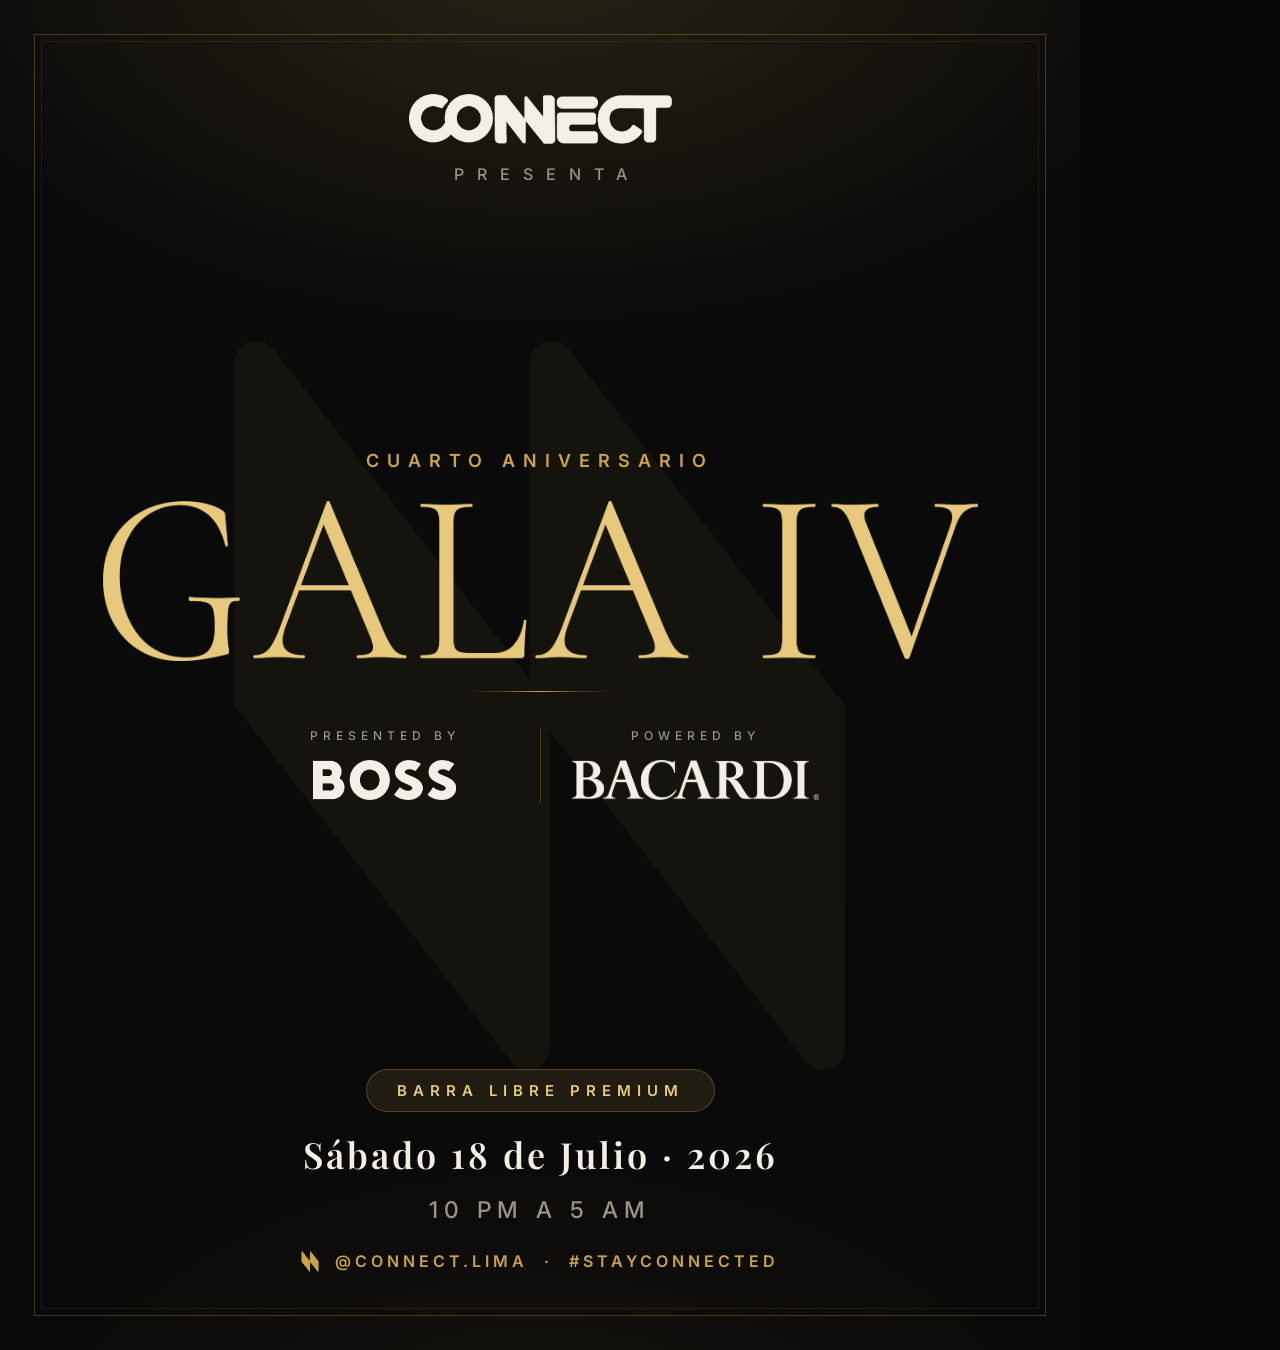
<file: flyers/flyer-galaiv-hero.html>
<!DOCTYPE html>
<html lang="es">
<head>
<meta charset="UTF-8">
<meta name="viewport" content="width=1080, initial-scale=1">
<title>Gala IV - Hero</title>
<style>
  @import url('https://fonts.googleapis.com/css2?family=Playfair+Display:wght@500;600;700;800&family=Inter:wght@400;500;600;700&display=swap');
  :root{
    --bg:#0A0A0A; --surface:#151412; --panel:#0F0E0C;
    --gold:#C9A24B; --gold-bright:#E7C97D;
    --gold-dim:rgba(201,162,75,.12); --gold-line:rgba(201,162,75,.30);
    --ink:#F4EFE6; --muted:#9A9384; --dim:#5E584C;
    --serif:'Playfair Display',Georgia,serif; --body:'Inter',system-ui,sans-serif;
  }
  *{margin:0;padding:0;box-sizing:border-box}
  html,body{background:#070605}
  .stage{
    position:relative;width:1080px;height:1350px;overflow:hidden;
    background:
      radial-gradient(1100px 640px at 50% -4%, rgba(201,162,75,.16), transparent 60%),
      radial-gradient(900px 600px at 50% 112%, rgba(201,162,75,.07), transparent 60%),
      var(--bg);
    color:var(--ink);font-family:var(--body);
    display:flex;flex-direction:column;align-items:center;
    padding:90px 84px 78px;
  }
  .rombo-bg{
    position:absolute;top:50%;left:50%;transform:translate(-50%,-46%);
    width:760px;height:760px;opacity:.06;pointer-events:none;
    background-color:var(--gold);
    -webkit-mask:url('../assets/rombo-crop.png') center/contain no-repeat;
            mask:url('../assets/rombo-crop.png') center/contain no-repeat;
  }
  .frame{position:absolute;inset:34px;border:1px solid var(--gold-line);pointer-events:none}
  .frame::after{content:'';position:absolute;inset:6px;border:1px solid rgba(201,162,75,.10)}
  .top{position:relative;z-index:2;display:flex;flex-direction:column;align-items:center;gap:16px}
  .wm{width:300px;height:58px;background-color:var(--ink);
    -webkit-mask:url('../assets/connect-white-crop.png') center/contain no-repeat;
            mask:url('../assets/connect-white-crop.png') center/contain no-repeat;}
  .presenta{font-size:16px;letter-spacing:13px;color:var(--muted);font-weight:500;padding-left:13px}
  .mid{position:relative;z-index:2;flex:1;display:flex;flex-direction:column;align-items:center;justify-content:center;gap:30px;width:100%}
  .eyebrow{font-size:18px;letter-spacing:8px;color:var(--gold);font-weight:600;text-transform:uppercase}
  .title{width:880px;max-width:100%;aspect-ratio:7826/1431;background-color:var(--gold-bright);
    -webkit-mask:url('../assets/gala-iv-logo.png') center/contain no-repeat;
            mask:url('../assets/gala-iv-logo.png') center/contain no-repeat;}
  .rule{width:160px;height:1px;background:linear-gradient(90deg,transparent,var(--gold-line),var(--gold),var(--gold-line),transparent)}
  .sponsors{display:flex;align-items:stretch;width:620px;max-width:100%;margin-top:6px}
  .sp{flex:1;display:flex;flex-direction:column;align-items:center;gap:14px;padding:0 22px}
  .sp + .sp{border-left:1px solid var(--gold-line)}
  .sp .lbl{font-size:12px;letter-spacing:5px;color:var(--muted);font-weight:500}
  .logobox{height:46px;display:flex;align-items:center;justify-content:center}
  .logo{background-color:var(--ink)}
  .logo.boss{height:40px;aspect-ratio:962/270;
    -webkit-mask:url('../assets/boss-logo.png') center/contain no-repeat;
            mask:url('../assets/boss-logo.png') center/contain no-repeat;}
  .logo.bacardi{height:40px;aspect-ratio:2398/389;
    -webkit-mask:url('../assets/bacardi-wordmark-white.png') center/contain no-repeat;
            mask:url('../assets/bacardi-wordmark-white.png') center/contain no-repeat;}
  .bottom{position:relative;z-index:2;display:flex;flex-direction:column;align-items:center;gap:18px;width:100%}
  .barra{
    font-size:15px;letter-spacing:6px;color:var(--gold-bright);font-weight:600;text-transform:uppercase;
    border:1px solid var(--gold-line);border-radius:50px;padding:11px 30px;background:var(--gold-dim);
  }
  .date{font-family:var(--serif);font-size:36px;letter-spacing:3px;color:var(--ink);font-weight:600}
  .time{font-size:23px;letter-spacing:6px;color:var(--muted);font-weight:500}
  .foot{margin-top:8px;display:flex;align-items:center;gap:16px;font-size:16px;letter-spacing:4px;color:var(--gold);font-weight:600}
  .foot .rombo-s{width:18px;height:22px;background-color:var(--gold);
    -webkit-mask:url('../assets/rombo-crop.png') center/contain no-repeat;
            mask:url('../assets/rombo-crop.png') center/contain no-repeat;}
</style>
</head>
<body>
  <div class="stage">
    <div class="rombo-bg"></div>
    <div class="frame"></div>

    <div class="top">
      <div class="wm"></div>
      <div class="presenta">PRESENTA</div>
    </div>

    <div class="mid">
      <div class="eyebrow">Cuarto Aniversario</div>
      <div class="title"></div>
      <div class="rule"></div>
      <div class="sponsors">
        <div class="sp"><div class="lbl">PRESENTED BY</div><div class="logobox"><div class="logo boss"></div></div></div>
        <div class="sp"><div class="lbl">POWERED BY</div><div class="logobox"><div class="logo bacardi" role="img" aria-label="Bacardi"></div></div></div>
      </div>
    </div>

    <div class="bottom">
      <div class="barra">Barra Libre Premium</div>
      <div class="date">Sábado 18 de Julio · 2026</div>
      <div class="time">10 PM A 5 AM</div>
      <div class="foot"><span class="rombo-s"></span>@CONNECT.LIMA<span>·</span>#STAYCONNECTED</div>
    </div>
  </div>
</body>
</html>
</file>
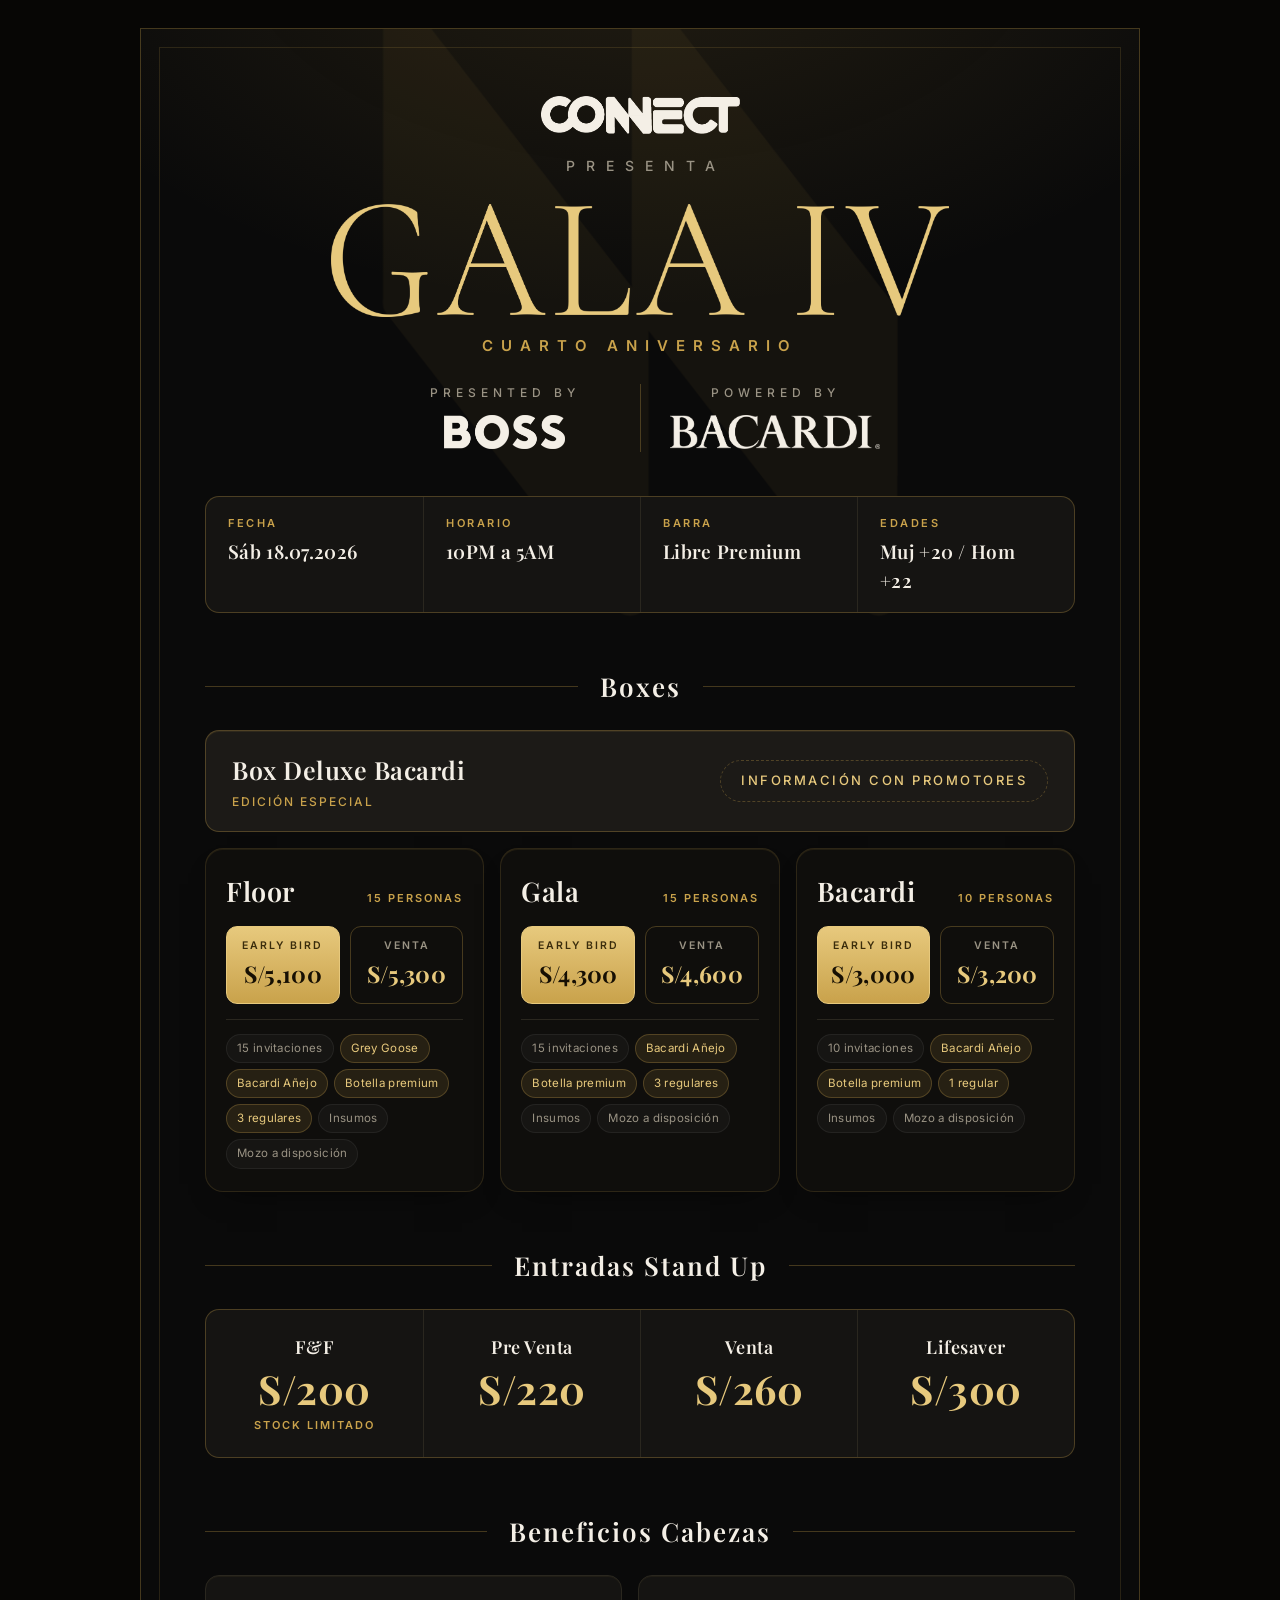
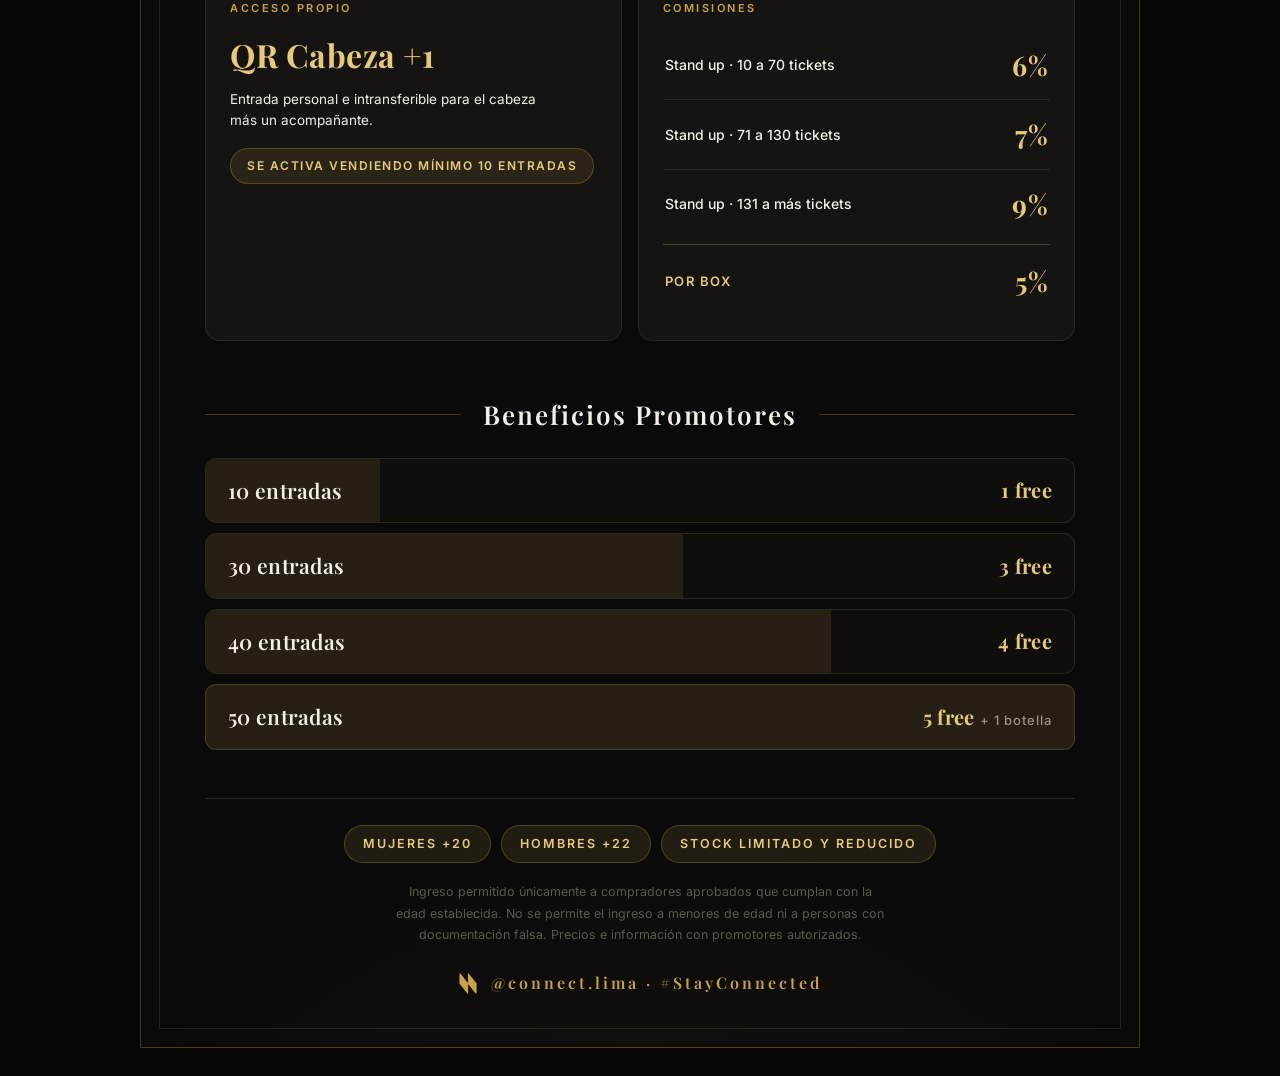
<file: flyers/flyer-galaiv-info.html>
<!DOCTYPE html>
<html lang="es">
<head>
<meta charset="UTF-8">
<meta name="viewport" content="width=device-width, initial-scale=1">
<title>Gala IV · Connect - Flyer informativo</title>
<style>
  @import url('https://fonts.googleapis.com/css2?family=Playfair+Display:wght@500;600;700;800&family=Inter:wght@400;500;600;700&display=swap');

  :root{
    --bg:#0A0A0A;
    --surface:#151412;
    --surface-2:#1C1A17;
    --panel:#0F0E0C;
    --border:#2A271F;
    --border-soft:#211F1A;
    --gold:#C9A24B;
    --gold-bright:#E7C97D;
    --gold-dim:rgba(201,162,75,.12);
    --gold-line:rgba(201,162,75,.30);
    --ink:#F4EFE6;
    --muted:#9A9384;
    --dim:#5E584C;
    --r:14px;
    --serif:'Playfair Display',Georgia,serif;
    --body:'Inter',system-ui,sans-serif;
  }
  *{margin:0;padding:0;box-sizing:border-box}
  html{ -webkit-text-size-adjust:100% }
  body{
    background:#070605;
    color:var(--ink);
    font-family:var(--body);
    line-height:1.5;
    -webkit-font-smoothing:antialiased;
    display:flex;justify-content:center;
    padding:28px 16px;
  }

  .stage{
    position:relative;width:100%;max-width:1000px;
    background:
      radial-gradient(1100px 640px at 50% -4%, rgba(201,162,75,.13), transparent 60%),
      radial-gradient(900px 700px at 50% 108%, rgba(201,162,75,.06), transparent 62%),
      var(--bg);
    border:1px solid var(--gold-line);
    overflow:hidden;
  }
  .frame{position:absolute;inset:18px;border:1px solid rgba(201,162,75,.16);pointer-events:none;z-index:3}
  .pad{position:relative;z-index:2;padding:64px 64px 52px}

  .rombo-bg{
    position:absolute;top:-40px;left:50%;transform:translateX(-50%);
    width:640px;height:640px;opacity:.06;pointer-events:none;z-index:1;
    background-color:var(--gold);
    -webkit-mask:url('../assets/rombo-crop.png') center/contain no-repeat;
            mask:url('../assets/rombo-crop.png') center/contain no-repeat;
  }

  /* ---------- HEADER ---------- */
  .hero{display:flex;flex-direction:column;align-items:center;text-align:center;gap:18px}
  .wm{width:230px;height:44px;background-color:var(--ink);
    -webkit-mask:url('../assets/connect-white-crop.png') center/contain no-repeat;
            mask:url('../assets/connect-white-crop.png') center/contain no-repeat;}
  .presenta{font-size:14px;letter-spacing:11px;color:var(--muted);font-weight:500;padding-left:11px}
  .gala{width:min(620px,82%);aspect-ratio:7826/1431;margin-top:10px;background-color:var(--gold-bright);
    -webkit-mask:url('../assets/gala-iv-logo.png') center/contain no-repeat;
            mask:url('../assets/gala-iv-logo.png') center/contain no-repeat;}
  .aniv{font-size:15px;letter-spacing:8px;color:var(--gold);font-weight:600;text-transform:uppercase}
  .sponsors{display:flex;align-items:stretch;width:540px;max-width:100%;margin-top:8px}
  .sp{flex:1;display:flex;flex-direction:column;align-items:center;gap:10px;padding:0 20px}
  .sp + .sp{border-left:1px solid var(--gold-line)}
  .sp b{font-size:12px;letter-spacing:5px;color:var(--muted);font-weight:500}
  .sp .logobox{height:40px;display:flex;align-items:center;justify-content:center}
  .sp .logo{background-color:var(--ink)}
  .sp .logo.boss{height:34px;aspect-ratio:962/270;
    -webkit-mask:url('../assets/boss-logo.png') center/contain no-repeat;
            mask:url('../assets/boss-logo.png') center/contain no-repeat;}
  .sp .logo.bacardi{height:34px;aspect-ratio:2398/389;
    -webkit-mask:url('../assets/bacardi-wordmark-white.png') center/contain no-repeat;
            mask:url('../assets/bacardi-wordmark-white.png') center/contain no-repeat;}

  /* ---------- KEY FACTS ---------- */
  .facts{display:grid;grid-template-columns:repeat(4,1fr);margin-top:44px;
    border:1px solid var(--gold-line);border-radius:var(--r);overflow:hidden;background:var(--surface)}
  .fact{padding:18px 22px;display:flex;flex-direction:column;gap:6px}
  .fact + .fact{border-left:1px solid var(--border)}
  .fact .k{font-size:11px;letter-spacing:2.5px;text-transform:uppercase;color:var(--gold);font-weight:600}
  .fact .v{font-family:var(--serif);font-size:19px;color:var(--ink);font-weight:600;letter-spacing:.3px}

  /* ---------- SECTION HEADING ---------- */
  .shead{display:flex;align-items:center;gap:22px;margin:54px 0 24px}
  .shead h2{font-family:var(--serif);font-size:26px;letter-spacing:2px;color:var(--ink);font-weight:600;white-space:nowrap}
  .shead::before,.shead::after{content:"";height:1px;background:var(--gold-line);flex:1}
  .shead.center{justify-content:center}

  /* ---------- BOXES ---------- */
  .deluxe{display:flex;align-items:center;justify-content:space-between;gap:20px;flex-wrap:wrap;
    border:1px solid var(--gold-line);border-radius:var(--r);padding:20px 26px;background:var(--surface-2);margin-bottom:16px;
    box-shadow:inset 0 1px 0 rgba(201,162,75,.10)}
  .deluxe .dn{font-family:var(--serif);font-size:25px;font-weight:600;letter-spacing:.5px;color:var(--ink)}
  .deluxe .dn small{display:block;font-family:var(--body);font-size:12px;letter-spacing:2px;color:var(--gold);font-weight:500;margin-top:4px;text-transform:uppercase}
  .deluxe .dtag{font-size:13px;letter-spacing:2.5px;color:var(--gold-bright);font-weight:500;text-transform:uppercase;
    border:1px dashed var(--gold-line);border-radius:50px;padding:10px 20px}

  .boxgrid{display:grid;grid-template-columns:repeat(3,1fr);gap:16px}
  .box{border:1px solid rgba(201,162,75,.16);border-radius:18px;background:var(--panel);padding:22px 20px;display:flex;flex-direction:column;gap:15px;
    box-shadow:inset 0 1px 0 rgba(201,162,75,.10), 0 14px 32px -22px rgba(0,0,0,.95)}
  .box-top{display:flex;align-items:baseline;justify-content:space-between;gap:10px}
  .box-top .bn{font-family:var(--serif);font-size:27px;font-weight:600;letter-spacing:.5px;color:var(--ink)}
  .box-top .cap{font-size:11px;letter-spacing:2px;color:var(--gold);font-weight:600;text-transform:uppercase;white-space:nowrap}
  .prices{display:flex;gap:10px}
  .pcell{flex:1;border:1px solid var(--gold-line);border-radius:11px;padding:11px 12px;text-align:center}
  .pcell .pt{font-size:10.5px;letter-spacing:2px;font-weight:600;text-transform:uppercase;color:var(--muted)}
  .pcell .pv{font-family:var(--serif);font-size:23px;font-weight:700;color:var(--gold-bright);margin-top:3px;letter-spacing:.3px}
  .pcell.early{background:linear-gradient(180deg,var(--gold-bright),var(--gold));border-color:var(--gold-bright)}
  .pcell.early .pt{color:#3a2c0c}
  .pcell.early .pv{color:#160F03}
  .chips{display:flex;flex-wrap:wrap;gap:6px;border-top:1px solid var(--border);padding-top:14px}
  .chip{font-size:11.5px;background:rgba(255,255,255,.03);padding:5px 10px;border-radius:50px;color:var(--muted);border:1px solid rgba(255,255,255,.06);letter-spacing:.3px}
  .chip.incl{background:var(--gold-dim);color:var(--gold-bright);border-color:rgba(201,162,75,.28)}

  /* ---------- STAND UP ---------- */
  .tiers-wrap{border:1px solid var(--gold-line);border-radius:var(--r);background:var(--surface);overflow:hidden}
  .tiers{display:grid;grid-template-columns:repeat(4,1fr)}
  .tier{padding:24px 18px;text-align:center;display:flex;flex-direction:column;gap:8px}
  .tier + .tier{border-left:1px solid var(--border)}
  .tier .tn{font-family:var(--serif);font-size:18px;letter-spacing:.5px;color:var(--ink);font-weight:600}
  .tier .tp{font-family:var(--serif);font-size:40px;font-weight:700;color:var(--gold-bright);line-height:1;letter-spacing:.5px}
  .tier .tnote{font-size:11px;letter-spacing:2px;text-transform:uppercase;color:var(--gold);font-weight:600;min-height:13px}

  /* ---------- CABEZAS ---------- */
  .twocol{display:grid;grid-template-columns:1fr 1.05fr;gap:16px;align-items:stretch}
  .panel{border:1px solid var(--border);border-radius:var(--r);background:var(--surface);padding:24px 24px;box-shadow:inset 0 1px 0 rgba(201,162,75,.06)}
  .panel .pl{font-size:11px;letter-spacing:2.5px;text-transform:uppercase;color:var(--gold);font-weight:600;margin-bottom:14px}
  .qr-benefit .big{font-family:var(--serif);font-size:32px;font-weight:700;color:var(--gold-bright);letter-spacing:.5px}
  .qr-benefit p{font-size:13.5px;color:var(--ink);line-height:1.6;margin-top:10px;max-width:34ch}
  .qr-benefit .req{display:inline-block;margin-top:16px;font-size:12px;letter-spacing:1.5px;text-transform:uppercase;
    font-weight:600;color:var(--gold-bright);border:1px solid var(--gold-line);border-radius:50px;padding:8px 16px;background:var(--gold-dim)}
  .comm{display:flex;flex-direction:column}
  .crow{display:flex;align-items:center;justify-content:space-between;padding:14px 2px}
  .crow + .crow{border-top:1px solid var(--border)}
  .crow .cl{font-size:14px;color:var(--ink);font-weight:500}
  .crow .cp{font-family:var(--serif);font-size:27px;font-weight:700;color:var(--gold-bright);letter-spacing:.5px}
  .crow.box-comm{margin-top:6px;border-top:1px solid var(--gold-line);padding-top:16px}
  .crow.box-comm .cl{color:var(--gold-bright);font-weight:600;text-transform:uppercase;letter-spacing:1.5px;font-size:13px}

  /* ---------- PROMOTORES ---------- */
  .ladder{display:flex;flex-direction:column;gap:10px}
  .step{position:relative;border:1px solid var(--border);border-radius:11px;background:var(--panel);
    display:flex;align-items:center;justify-content:space-between;gap:16px;padding:16px 22px;overflow:hidden}
  .step .bar{position:absolute;inset:0 auto 0 0;background:var(--gold-dim);z-index:0}
  .step:last-child{border-color:var(--gold-line)}
  .step .sl,.step .sr{position:relative;z-index:1}
  .step .sl{font-family:var(--serif);font-size:21px;font-weight:600;color:var(--ink);letter-spacing:.3px}
  .step .sr{font-family:var(--serif);font-size:20px;font-weight:700;color:var(--gold-bright);letter-spacing:.3px}
  .step .sr em{font-style:normal;color:var(--muted);font-weight:500;font-size:13px;letter-spacing:1px;font-family:var(--body)}

  /* ---------- FOOTER ---------- */
  .rules{margin-top:48px;border-top:1px solid var(--border);padding-top:26px;text-align:center}
  .rules .ages{display:flex;justify-content:center;gap:10px;flex-wrap:wrap;margin-bottom:18px}
  .badge{font-size:12.5px;letter-spacing:2px;text-transform:uppercase;font-weight:600;color:var(--gold-bright);
    border:1px solid var(--gold-line);border-radius:50px;padding:9px 18px;background:var(--gold-dim)}
  .rules p{font-size:12.5px;color:var(--dim);line-height:1.7;max-width:62ch;margin:0 auto}
  .foot{display:flex;align-items:center;justify-content:center;gap:14px;margin-top:26px}
  .foot .rombo-s{width:18px;height:22px;background-color:var(--gold);
    -webkit-mask:url('../assets/rombo-crop.png') center/contain no-repeat;
            mask:url('../assets/rombo-crop.png') center/contain no-repeat;}
  .foot .h{font-family:var(--serif);font-size:16px;letter-spacing:3px;color:var(--gold);font-weight:600}

  /* ---------- RESPONSIVE ---------- */
  @media (max-width:760px){
    .pad{padding:40px 22px 36px}
    .frame{inset:11px}
    .facts{grid-template-columns:repeat(2,1fr)}
    .fact:nth-child(3){border-left:none}
    .fact:nth-child(n+3){border-top:1px solid var(--border)}
    .boxgrid{grid-template-columns:1fr}
    .tiers{grid-template-columns:repeat(2,1fr)}
    .tier:nth-child(3){border-left:none}
    .tier:nth-child(n+3){border-top:1px solid var(--border)}
    .twocol{grid-template-columns:1fr}
    .sponsors .sp{padding:0 22px}
  }
</style>
</head>
<body>
  <div class="stage">
    <div class="frame"></div>
    <div class="rombo-bg"></div>
    <div class="pad">

      <header class="hero">
        <div class="wm"></div>
        <div class="presenta">PRESENTA</div>
        <h1 class="gala" aria-label="Gala IV"></h1>
        <div class="aniv">Cuarto Aniversario</div>
        <div class="sponsors">
          <div class="sp"><b>PRESENTED BY</b><div class="logobox"><div class="logo boss"></div></div></div>
          <div class="sp"><b>POWERED BY</b><div class="logobox"><div class="logo bacardi" role="img" aria-label="Bacardi"></div></div></div>
        </div>
      </header>

      <div class="facts">
        <div class="fact"><div class="k">Fecha</div><div class="v">Sáb 18.07.2026</div></div>
        <div class="fact"><div class="k">Horario</div><div class="v">10PM a 5AM</div></div>
        <div class="fact"><div class="k">Barra</div><div class="v">Libre Premium</div></div>
        <div class="fact"><div class="k">Edades</div><div class="v">Muj +20 / Hom +22</div></div>
      </div>

      <div class="shead center"><h2>Boxes</h2></div>

      <div class="deluxe">
        <div class="dn">Box Deluxe Bacardi<small>Edición especial</small></div>
        <div class="dtag">Información con promotores</div>
      </div>

      <div class="boxgrid">
        <div class="box">
          <div class="box-top"><div class="bn">Floor</div><div class="cap">15 personas</div></div>
          <div class="prices">
            <div class="pcell early"><div class="pt">Early Bird</div><div class="pv">S/5,100</div></div>
            <div class="pcell"><div class="pt">Venta</div><div class="pv">S/5,300</div></div>
          </div>
          <div class="chips">
            <span class="chip">15 invitaciones</span>
            <span class="chip incl">Grey Goose</span>
            <span class="chip incl">Bacardi Añejo</span>
            <span class="chip incl">Botella premium</span>
            <span class="chip incl">3 regulares</span>
            <span class="chip">Insumos</span>
            <span class="chip">Mozo a disposición</span>
          </div>
        </div>

        <div class="box">
          <div class="box-top"><div class="bn">Gala</div><div class="cap">15 personas</div></div>
          <div class="prices">
            <div class="pcell early"><div class="pt">Early Bird</div><div class="pv">S/4,300</div></div>
            <div class="pcell"><div class="pt">Venta</div><div class="pv">S/4,600</div></div>
          </div>
          <div class="chips">
            <span class="chip">15 invitaciones</span>
            <span class="chip incl">Bacardi Añejo</span>
            <span class="chip incl">Botella premium</span>
            <span class="chip incl">3 regulares</span>
            <span class="chip">Insumos</span>
            <span class="chip">Mozo a disposición</span>
          </div>
        </div>

        <div class="box">
          <div class="box-top"><div class="bn">Bacardi</div><div class="cap">10 personas</div></div>
          <div class="prices">
            <div class="pcell early"><div class="pt">Early Bird</div><div class="pv">S/3,000</div></div>
            <div class="pcell"><div class="pt">Venta</div><div class="pv">S/3,200</div></div>
          </div>
          <div class="chips">
            <span class="chip">10 invitaciones</span>
            <span class="chip incl">Bacardi Añejo</span>
            <span class="chip incl">Botella premium</span>
            <span class="chip incl">1 regular</span>
            <span class="chip">Insumos</span>
            <span class="chip">Mozo a disposición</span>
          </div>
        </div>
      </div>

      <div class="shead center"><h2>Entradas Stand Up</h2></div>

      <div class="tiers-wrap">
        <div class="tiers">
          <div class="tier"><div class="tn">F&amp;F</div><div class="tp">S/200</div><div class="tnote">Stock limitado</div></div>
          <div class="tier"><div class="tn">Pre Venta</div><div class="tp">S/220</div><div class="tnote"></div></div>
          <div class="tier"><div class="tn">Venta</div><div class="tp">S/260</div><div class="tnote"></div></div>
          <div class="tier"><div class="tn">Lifesaver</div><div class="tp">S/300</div><div class="tnote"></div></div>
        </div>
      </div>

      <div class="shead"><h2>Beneficios Cabezas</h2></div>

      <div class="twocol">
        <div class="panel qr-benefit">
          <div class="pl">Acceso propio</div>
          <div class="big">QR Cabeza +1</div>
          <p>Entrada personal e intransferible para el cabeza más un acompañante.</p>
          <span class="req">Se activa vendiendo mínimo 10 entradas</span>
        </div>
        <div class="panel">
          <div class="pl">Comisiones</div>
          <div class="comm">
            <div class="crow"><div class="cl">Stand up · 10 a 70 tickets</div><div class="cp">6%</div></div>
            <div class="crow"><div class="cl">Stand up · 71 a 130 tickets</div><div class="cp">7%</div></div>
            <div class="crow"><div class="cl">Stand up · 131 a más tickets</div><div class="cp">9%</div></div>
            <div class="crow box-comm"><div class="cl">Por box</div><div class="cp">5%</div></div>
          </div>
        </div>
      </div>

      <div class="shead"><h2>Beneficios Promotores</h2></div>

      <div class="ladder">
        <div class="step"><div class="bar" style="width:20%"></div><div class="sl">10 entradas</div><div class="sr">1 free</div></div>
        <div class="step"><div class="bar" style="width:55%"></div><div class="sl">30 entradas</div><div class="sr">3 free</div></div>
        <div class="step"><div class="bar" style="width:72%"></div><div class="sl">40 entradas</div><div class="sr">4 free</div></div>
        <div class="step"><div class="bar" style="width:100%"></div><div class="sl">50 entradas</div><div class="sr">5 free <em>+ 1 botella</em></div></div>
      </div>

      <div class="rules">
        <div class="ages">
          <span class="badge">Mujeres +20</span>
          <span class="badge">Hombres +22</span>
          <span class="badge">Stock limitado y reducido</span>
        </div>
        <p>Ingreso permitido únicamente a compradores aprobados que cumplan con la edad establecida. No se permite el ingreso a menores de edad ni a personas con documentación falsa. Precios e información con promotores autorizados.</p>
        <div class="foot">
          <span class="rombo-s"></span>
          <span class="h">@connect.lima · #StayConnected</span>
        </div>
      </div>

    </div>
  </div>
</body>
</html>
</file>
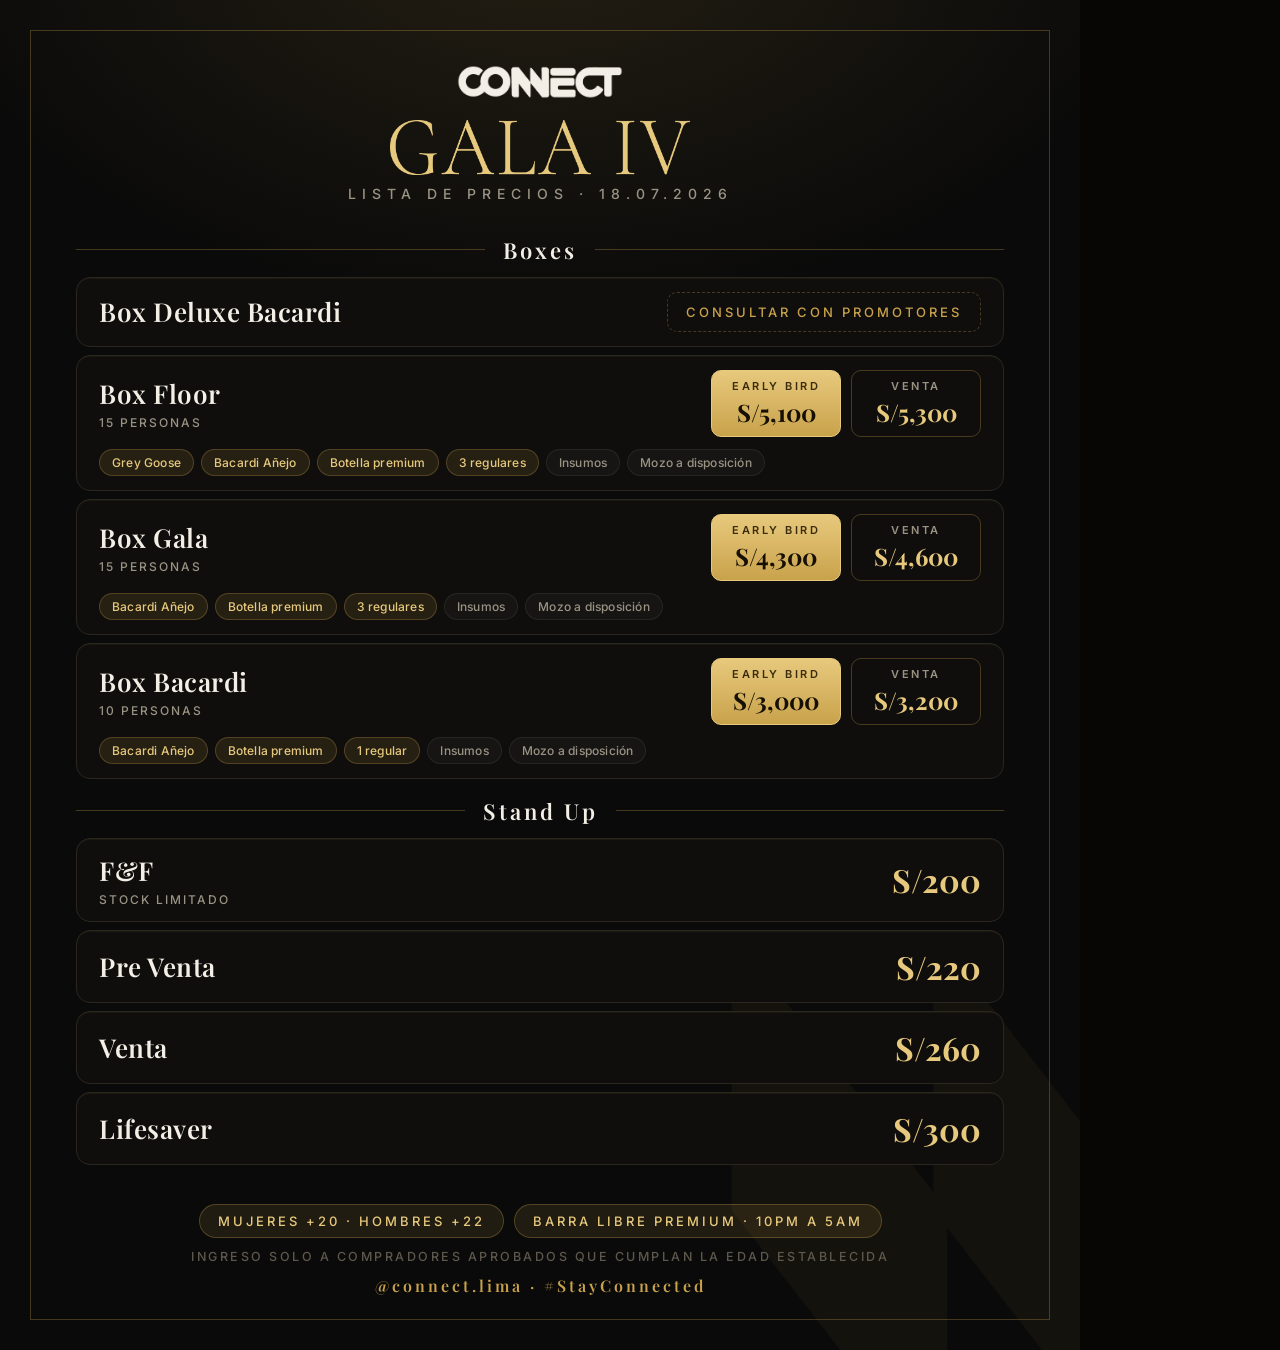
<file: flyers/flyer-galaiv-precios.html>
<!DOCTYPE html>
<html lang="es">
<head>
<meta charset="UTF-8">
<meta name="viewport" content="width=1080, initial-scale=1">
<title>Gala IV - Precios</title>
<style>
  @import url('https://fonts.googleapis.com/css2?family=Playfair+Display:wght@500;600;700;800&family=Inter:wght@400;500;600;700&display=swap');
  :root{
    --bg:#0A0A0A; --surface:#151412; --surface-2:#1C1A17; --panel:#0F0E0C;
    --border:#2A271F;
    --gold:#C9A24B; --gold-bright:#E7C97D;
    --gold-dim:rgba(201,162,75,.12); --gold-line:rgba(201,162,75,.30);
    --ink:#F4EFE6; --muted:#9A9384; --dim:#5E584C;
    --serif:'Playfair Display',Georgia,serif; --body:'Inter',system-ui,sans-serif;
  }
  *{margin:0;padding:0;box-sizing:border-box}
  html,body{background:#070605}
  .stage{
    position:relative;width:1080px;height:1350px;overflow:hidden;
    background:
      radial-gradient(1050px 660px at 50% -6%, rgba(201,162,75,.14), transparent 60%),
      var(--bg);
    color:var(--ink);font-family:var(--body);
    display:flex;flex-direction:column;align-items:center;
    padding:64px 76px 54px;
  }
  .frame{position:absolute;inset:30px;border:1px solid var(--gold-line);pointer-events:none}
  .rombo-bg{position:absolute;right:-120px;bottom:-120px;width:520px;height:520px;opacity:.05;pointer-events:none;
    background-color:var(--gold);
    -webkit-mask:url('../assets/rombo-crop.png') center/contain no-repeat;
            mask:url('../assets/rombo-crop.png') center/contain no-repeat;}
  .hd{position:relative;z-index:2;display:flex;flex-direction:column;align-items:center;gap:10px;margin-bottom:16px}
  .wm{width:188px;height:36px;background-color:var(--ink);
    -webkit-mask:url('../assets/connect-white-crop.png') center/contain no-repeat;
            mask:url('../assets/connect-white-crop.png') center/contain no-repeat;}
  .hd .gala{width:300px;aspect-ratio:7826/1431;margin-top:10px;background-color:var(--gold-bright);
    -webkit-mask:url('../assets/gala-iv-logo.png') center/contain no-repeat;
            mask:url('../assets/gala-iv-logo.png') center/contain no-repeat;}
  .hd .meta{font-size:14px;letter-spacing:6px;color:var(--muted);font-weight:500;text-transform:uppercase}

  .seclabel{position:relative;z-index:2;width:100%;display:flex;align-items:center;gap:18px;margin:17px 0 12px}
  .seclabel span{font-family:var(--serif);font-size:22px;letter-spacing:3px;color:var(--ink);font-weight:600;white-space:nowrap}
  .seclabel::before,.seclabel::after{content:'';height:1px;background:var(--gold-line);flex:1}

  .rows{position:relative;z-index:2;width:100%;display:flex;flex-direction:column;gap:8px}
  .row{display:flex;align-items:center;justify-content:space-between;gap:18px;
    border:1px solid var(--border);border-radius:14px;padding:14px 22px;background:var(--panel);
    box-shadow:inset 0 1px 0 rgba(201,162,75,.07)}
  .row .nm{font-family:var(--serif);font-size:26px;font-weight:600;letter-spacing:.5px;color:var(--ink)}
  .row .nm small{display:block;font-family:var(--body);font-size:12px;letter-spacing:2px;color:var(--muted);font-weight:500;margin-top:4px;text-transform:uppercase}
  .row.boxrow{flex-direction:column;align-items:stretch;gap:12px}
  .row.boxrow .rhead{display:flex;align-items:center;justify-content:space-between;gap:18px}
  .incs{display:flex;flex-wrap:wrap;gap:7px}
  .inc{font-size:12px;letter-spacing:.2px;color:var(--muted);font-weight:500;
    background:rgba(255,255,255,.03);border:1px solid rgba(255,255,255,.07);border-radius:50px;padding:5px 12px}
  .inc.b{color:var(--gold-bright);background:var(--gold-dim);border-color:rgba(201,162,75,.28)}
  .prices{display:flex;gap:10px;align-items:stretch}
  .cell{display:flex;flex-direction:column;align-items:center;gap:3px;border:1px solid var(--gold-line);border-radius:10px;padding:8px 16px;min-width:130px}
  .cell.early{border-color:var(--gold-bright);background:linear-gradient(180deg,var(--gold-bright),var(--gold))}
  .cell .ct{font-size:11px;letter-spacing:2.5px;color:var(--muted);font-weight:600}
  .cell.early .ct{color:#3a2c0c}
  .cell .cp{font-family:var(--serif);font-size:24px;font-weight:700;color:var(--gold-bright)}
  .cell.early .cp{color:#160F03}
  .single{font-family:var(--serif);font-size:32px;font-weight:700;color:var(--gold-bright);white-space:nowrap}
  .promo{font-size:13px;letter-spacing:3px;color:var(--gold);font-weight:500;text-transform:uppercase;border:1px dashed var(--gold-line);border-radius:10px;padding:11px 18px}

  .foot{position:relative;z-index:2;width:100%;margin-top:auto;padding-top:22px;display:flex;flex-direction:column;gap:11px;align-items:center}
  .fbadges{display:flex;gap:10px;flex-wrap:wrap;justify-content:center}
  .fb{font-size:13px;letter-spacing:3px;color:var(--gold-bright);font-weight:500;text-transform:uppercase;border:1px solid var(--gold-line);border-radius:50px;padding:8px 18px;background:var(--gold-dim)}
  .fnote{font-size:12.5px;letter-spacing:2.5px;color:var(--dim);font-weight:500;text-align:center}
  .fhandle{font-family:var(--serif);font-size:16px;letter-spacing:3px;color:var(--gold);font-weight:600}
</style>
</head>
<body>
  <div class="stage">
    <div class="frame"></div>
    <div class="rombo-bg"></div>

    <div class="hd">
      <div class="wm"></div>
      <div class="gala"></div>
      <div class="meta">Lista de precios · 18.07.2026</div>
    </div>

    <div class="seclabel"><span>Boxes</span></div>
    <div class="rows">
      <div class="row">
        <div class="nm">Box Deluxe Bacardi</div>
        <div class="promo">Consultar con promotores</div>
      </div>
      <div class="row boxrow">
        <div class="rhead">
          <div class="nm">Box Floor<small>15 personas</small></div>
          <div class="prices">
            <div class="cell early"><div class="ct">EARLY BIRD</div><div class="cp">S/5,100</div></div>
            <div class="cell"><div class="ct">VENTA</div><div class="cp">S/5,300</div></div>
          </div>
        </div>
        <div class="incs">
          <span class="inc b">Grey Goose</span>
          <span class="inc b">Bacardi Añejo</span>
          <span class="inc b">Botella premium</span>
          <span class="inc b">3 regulares</span>
          <span class="inc">Insumos</span>
          <span class="inc">Mozo a disposición</span>
        </div>
      </div>
      <div class="row boxrow">
        <div class="rhead">
          <div class="nm">Box Gala<small>15 personas</small></div>
          <div class="prices">
            <div class="cell early"><div class="ct">EARLY BIRD</div><div class="cp">S/4,300</div></div>
            <div class="cell"><div class="ct">VENTA</div><div class="cp">S/4,600</div></div>
          </div>
        </div>
        <div class="incs">
          <span class="inc b">Bacardi Añejo</span>
          <span class="inc b">Botella premium</span>
          <span class="inc b">3 regulares</span>
          <span class="inc">Insumos</span>
          <span class="inc">Mozo a disposición</span>
        </div>
      </div>
      <div class="row boxrow">
        <div class="rhead">
          <div class="nm">Box Bacardi<small>10 personas</small></div>
          <div class="prices">
            <div class="cell early"><div class="ct">EARLY BIRD</div><div class="cp">S/3,000</div></div>
            <div class="cell"><div class="ct">VENTA</div><div class="cp">S/3,200</div></div>
          </div>
        </div>
        <div class="incs">
          <span class="inc b">Bacardi Añejo</span>
          <span class="inc b">Botella premium</span>
          <span class="inc b">1 regular</span>
          <span class="inc">Insumos</span>
          <span class="inc">Mozo a disposición</span>
        </div>
      </div>
    </div>

    <div class="seclabel"><span>Stand Up</span></div>
    <div class="rows">
      <div class="row">
        <div class="nm">F&amp;F<small>Stock limitado</small></div>
        <div class="single">S/200</div>
      </div>
      <div class="row">
        <div class="nm">Pre Venta</div>
        <div class="single">S/220</div>
      </div>
      <div class="row">
        <div class="nm">Venta</div>
        <div class="single">S/260</div>
      </div>
      <div class="row">
        <div class="nm">Lifesaver</div>
        <div class="single">S/300</div>
      </div>
    </div>

    <div class="foot">
      <div class="fbadges">
        <div class="fb">Mujeres +20 · Hombres +22</div>
        <div class="fb">Barra libre premium · 10PM a 5AM</div>
      </div>
      <div class="fnote">INGRESO SOLO A COMPRADORES APROBADOS QUE CUMPLAN LA EDAD ESTABLECIDA</div>
      <div class="fhandle">@connect.lima · #StayConnected</div>
    </div>
  </div>
</body>
</html>
</file>
